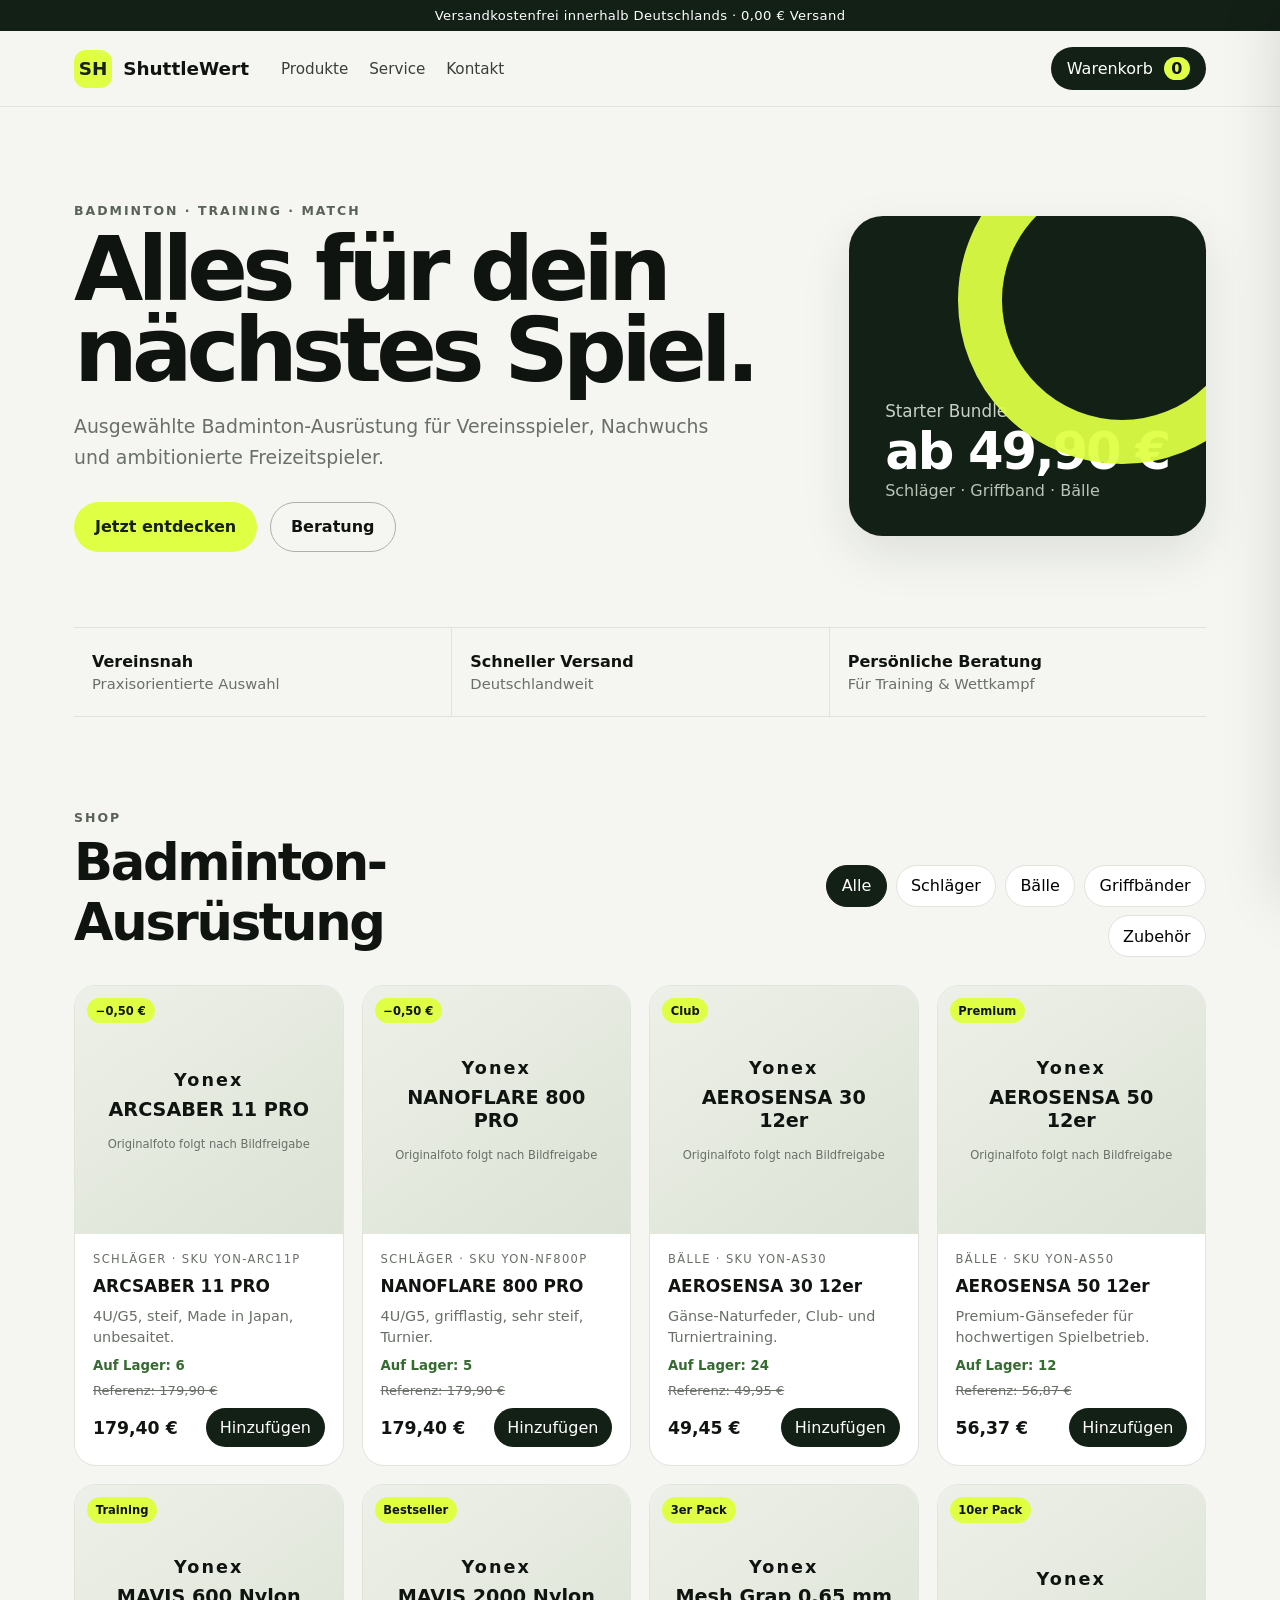
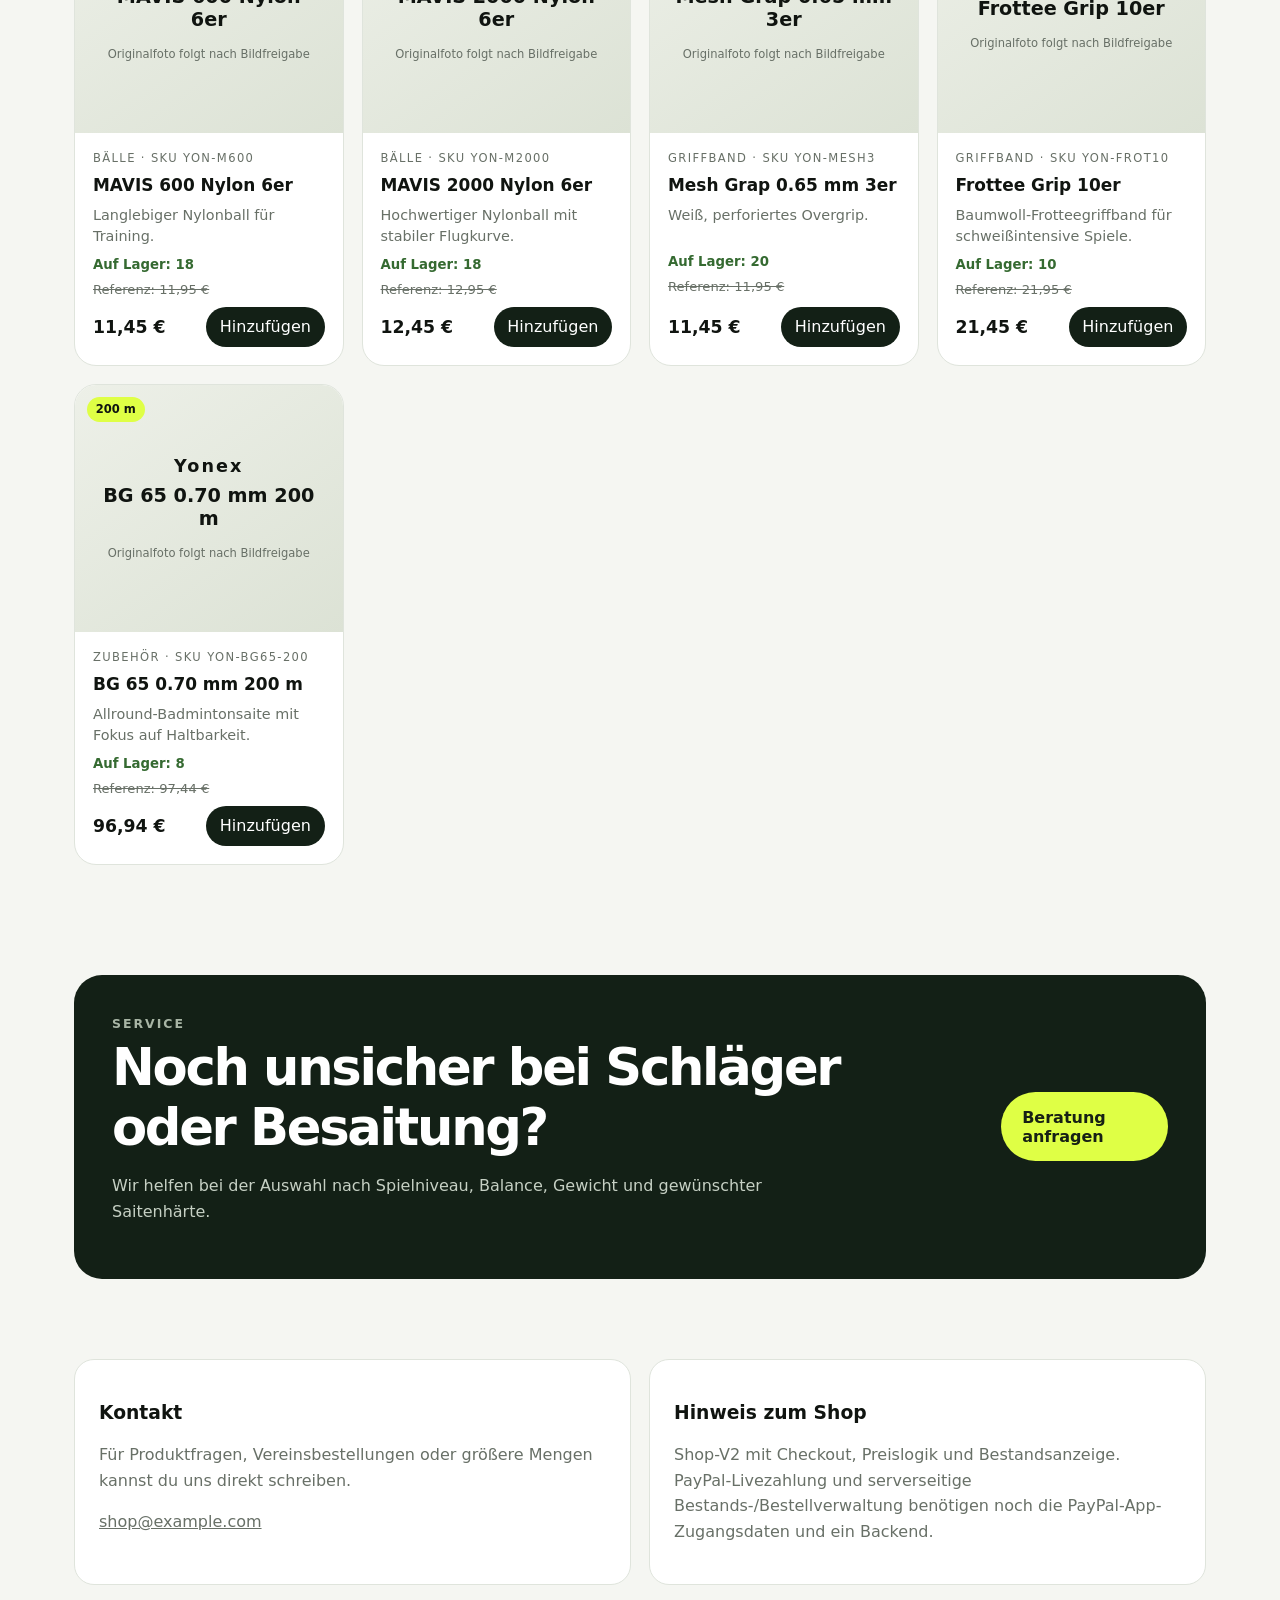
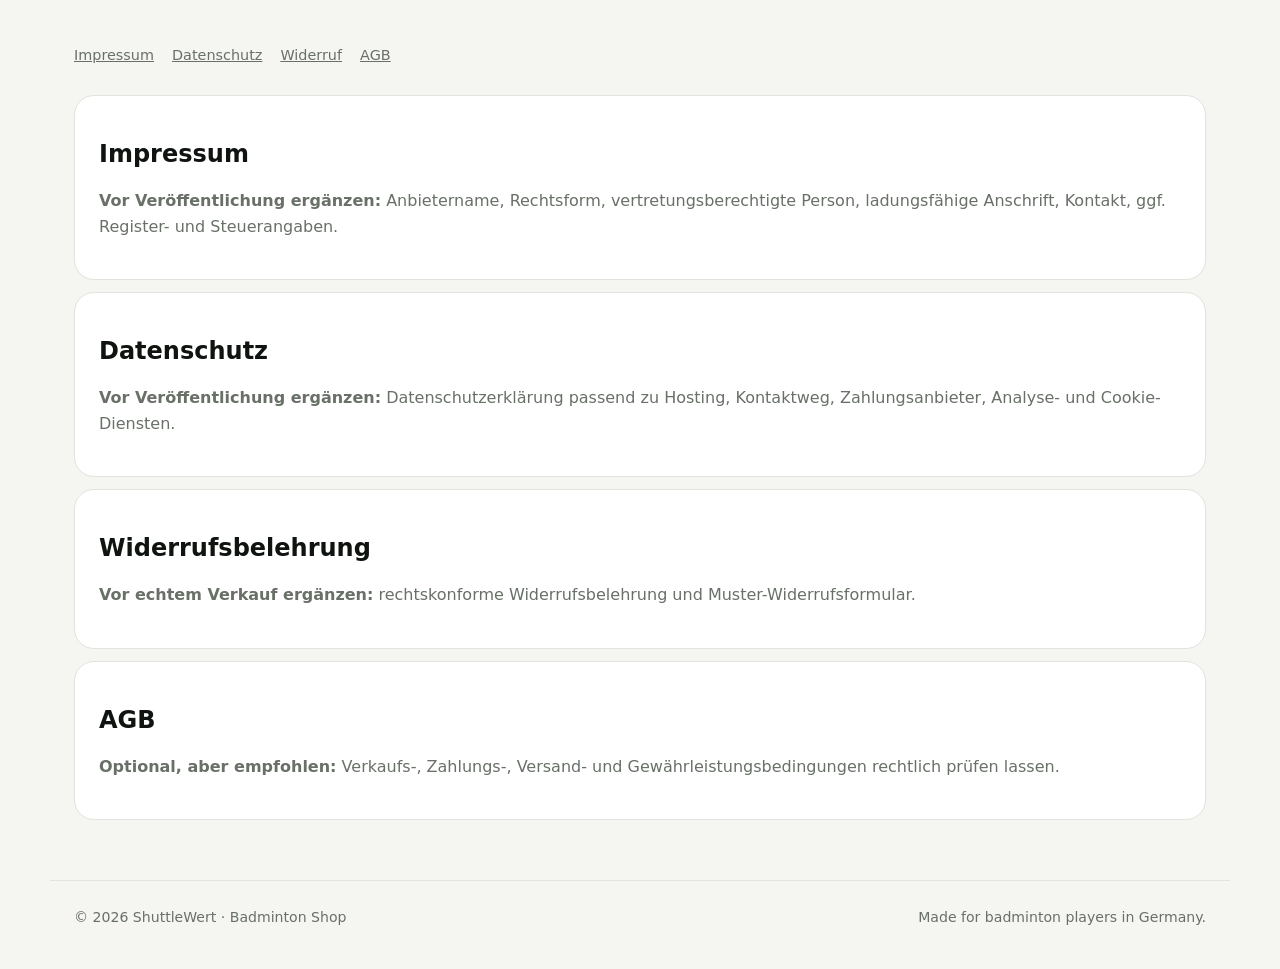
<file: index.html>
<!DOCTYPE html>
<html lang="de">
<head>
  <meta charset="UTF-8" />
  <meta name="viewport" content="width=device-width, initial-scale=1.0" />
  <meta name="description" content="Badminton-Shop für Schläger, Bälle, Griffbänder und Zubehör." />
  <title>ShuttleWert | Badminton Shop</title>
  <link rel="stylesheet" href="styles.css" />
</head>
<body>
  <header class="site-header">
    <div class="topbar">Versandkostenfrei innerhalb Deutschlands · 0,00 € Versand</div>
    <div class="nav-wrap">
      <a class="brand" href="#top" aria-label="ShuttleWert Startseite">
        <span class="brand-mark">SH</span>
        <span>ShuttleWert</span>
      </a>
      <nav aria-label="Hauptnavigation">
        <a href="#produkte">Produkte</a>
        <a href="#service">Service</a>
        <a href="#kontakt">Kontakt</a>
      </nav>
      <button id="cartButton" class="cart-button" type="button" aria-label="Warenkorb öffnen">
        Warenkorb <span id="cartCount">0</span>
      </button>
    </div>
  </header>

  <main id="top">
    <section class="hero">
      <div class="hero-copy">
        <span class="eyebrow">BADMINTON · TRAINING · MATCH</span>
        <h1>Alles für dein nächstes Spiel.</h1>
        <p>Ausgewählte Badminton-Ausrüstung für Vereinsspieler, Nachwuchs und ambitionierte Freizeitspieler.</p>
        <div class="hero-actions">
          <a class="button primary" href="#produkte">Jetzt entdecken</a>
          <a class="button secondary" href="#service">Beratung</a>
        </div>
      </div>
      <div class="hero-card">
        <div class="hero-card-label">Starter Bundle</div>
        <div class="hero-card-price">ab 49,90 €</div>
        <div class="hero-card-note">Schläger · Griffband · Bälle</div>
      </div>
    </section>

    <section class="benefits" aria-label="Vorteile">
      <div><strong>Vereinsnah</strong><span>Praxisorientierte Auswahl</span></div>
      <div><strong>Schneller Versand</strong><span>Deutschlandweit</span></div>
      <div><strong>Persönliche Beratung</strong><span>Für Training & Wettkampf</span></div>
    </section>

    <section id="produkte" class="shop-section">
      <div class="section-heading">
        <div>
          <span class="eyebrow">SHOP</span>
          <h2>Badminton-Ausrüstung</h2>
        </div>
        <div class="filters" role="group" aria-label="Produktfilter">
          <button class="filter active" data-filter="all" type="button">Alle</button>
          <button class="filter" data-filter="racket" type="button">Schläger</button>
          <button class="filter" data-filter="shuttle" type="button">Bälle</button>
          <button class="filter" data-filter="grip" type="button">Griffbänder</button>
          <button class="filter" data-filter="accessory" type="button">Zubehör</button>
        </div>
      </div>

      <div id="productGrid" class="product-grid"></div>
    </section>

    <section id="service" class="service-section">
      <div>
        <span class="eyebrow">SERVICE</span>
        <h2>Noch unsicher bei Schläger oder Besaitung?</h2>
        <p>Wir helfen bei der Auswahl nach Spielniveau, Balance, Gewicht und gewünschter Saitenhärte.</p>
      </div>
      <a class="button primary" href="mailto:ng.dd@gmx.de?subject=Badminton-Beratung">Beratung anfragen</a>
    </section>

    <section id="kontakt" class="info-section">
      <div>
        <h3>Kontakt</h3>
        <p>Für Produktfragen, Vereinsbestellungen oder größere Mengen kannst du uns direkt schreiben.</p>
        <p><a href="mailto:shop@example.com">shop@example.com</a></p>
      </div>
      <div>
        <h3>Hinweis zum Shop</h3>
        <p>Shop-V2 mit Checkout, Preislogik und Bestandsanzeige. PayPal-Livezahlung und serverseitige Bestands-/Bestellverwaltung benötigen noch die PayPal-App-Zugangsdaten und ein Backend.</p>
      </div>
    </section>

    <section class="legal-links" aria-label="Rechtliche Hinweise">
      <a href="legal.html">Impressum</a>
      <a href="legal.html#datenschutz">Datenschutz</a>
      <a href="legal.html#widerruf">Widerruf</a>
      <a href="legal.html#agb">AGB</a>
    </section>

    <section id="impressum" class="legal-section">
      <h2>Impressum</h2>
      <p><strong>Vor Veröffentlichung ergänzen:</strong> Anbietername, Rechtsform, vertretungsberechtigte Person, ladungsfähige Anschrift, Kontakt, ggf. Register- und Steuerangaben.</p>
    </section>

    <section id="datenschutz" class="legal-section">
      <h2>Datenschutz</h2>
      <p><strong>Vor Veröffentlichung ergänzen:</strong> Datenschutzerklärung passend zu Hosting, Kontaktweg, Zahlungsanbieter, Analyse- und Cookie-Diensten.</p>
    </section>

    <section id="widerruf" class="legal-section">
      <h2>Widerrufsbelehrung</h2>
      <p><strong>Vor echtem Verkauf ergänzen:</strong> rechtskonforme Widerrufsbelehrung und Muster-Widerrufsformular.</p>
    </section>

    <section id="agb" class="legal-section">
      <h2>AGB</h2>
      <p><strong>Optional, aber empfohlen:</strong> Verkaufs-, Zahlungs-, Versand- und Gewährleistungsbedingungen rechtlich prüfen lassen.</p>
    </section>
  </main>

  <aside id="cartDrawer" class="cart-drawer" aria-hidden="true">
    <div class="cart-header">
      <h2>Warenkorb</h2>
      <button id="closeCart" class="icon-button" type="button" aria-label="Warenkorb schließen">×</button>
    </div>
    <div id="cartItems" class="cart-items"></div>
    <div class="cart-footer">
      <div class="cart-total"><span>Summe</span><strong id="cartTotal">0,00 €</strong></div>
      <button id="checkoutButton" class="button primary full" type="button">Zur Kasse</button>
      <p class="small">Versandkosten in Deutschland: 0,00 €. PayPal-Checkout wird nach Hinterlegung der PayPal-App-Zugangsdaten aktiviert.</p>
    </div>
  </aside>
  <div id="overlay" class="overlay" hidden></div>

  <footer>
    <div>© 2026 ShuttleWert · Badminton Shop</div>
    <div>Made for badminton players in Germany.</div>
  </footer>

  <script src="app.js"></script>
</body>
</html>
</file>
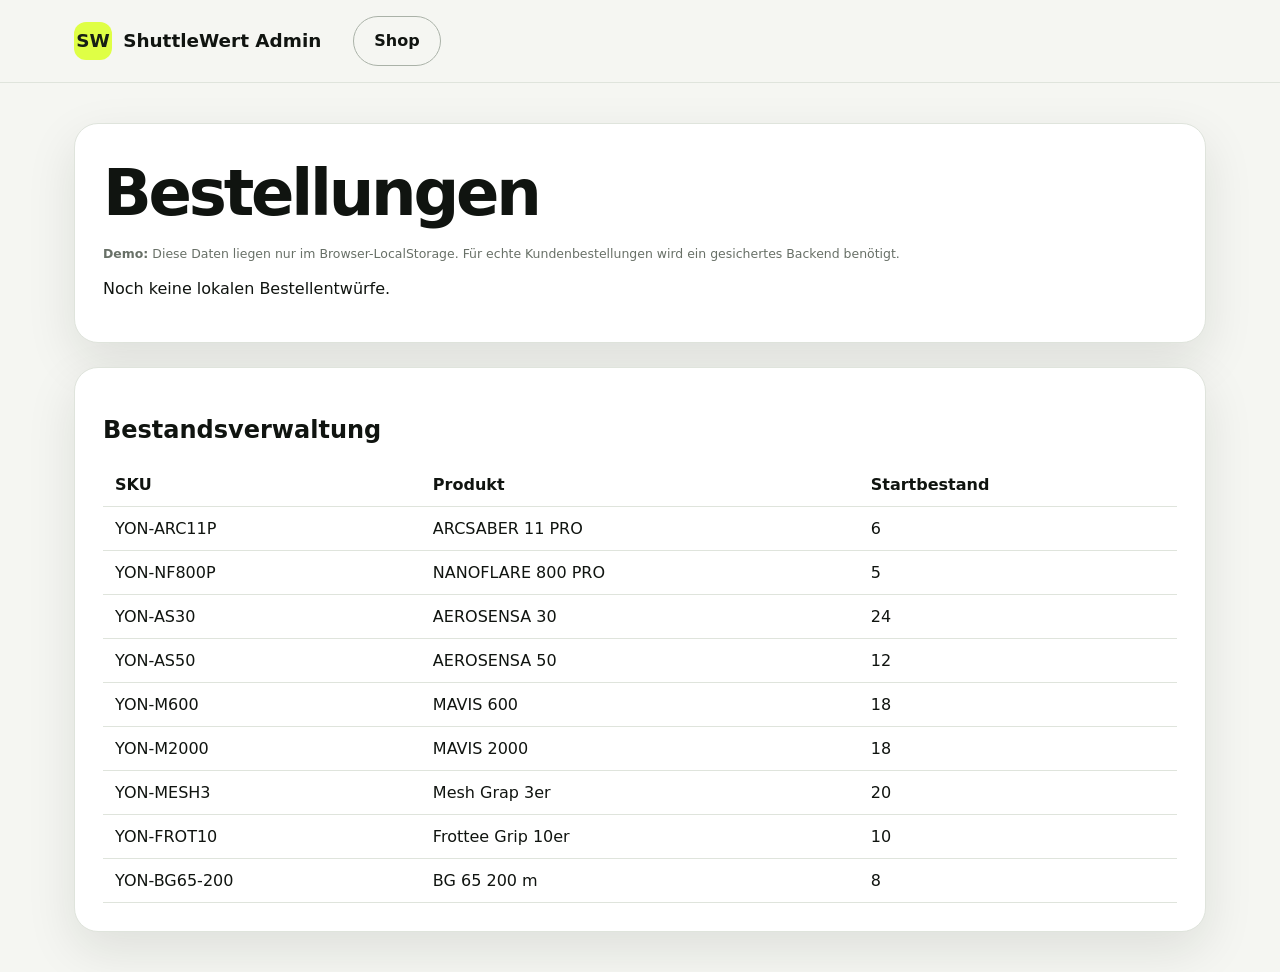
<file: admin.html>
<!DOCTYPE html>
<html lang="de">
<head>
  <meta charset="UTF-8" />
  <meta name="viewport" content="width=device-width, initial-scale=1.0" />
  <title>Admin | ShuttleWert</title>
  <link rel="stylesheet" href="styles.css" />
</head>
<body>
<header class="site-header">
  <div class="nav-wrap">
    <a class="brand" href="index.html"><span class="brand-mark">SW</span><span>ShuttleWert Admin</span></a>
    <a class="button secondary" href="index.html">Shop</a>
  </div>
</header>
<main class="admin-wrap">
  <section class="checkout-card">
    <h1 class="checkout-title">Bestellungen</h1>
    <p class="small"><strong>Demo:</strong> Diese Daten liegen nur im Browser-LocalStorage. Für echte Kundenbestellungen wird ein gesichertes Backend benötigt.</p>
    <div id="orders"></div>
  </section>
  <section class="checkout-card">
    <h2>Bestandsverwaltung</h2>
    <table class="admin-table">
      <thead><tr><th>SKU</th><th>Produkt</th><th>Startbestand</th></tr></thead>
      <tbody>
        <tr><td>YON-ARC11P</td><td>ARCSABER 11 PRO</td><td>6</td></tr>
        <tr><td>YON-NF800P</td><td>NANOFLARE 800 PRO</td><td>5</td></tr>
        <tr><td>YON-AS30</td><td>AEROSENSA 30</td><td>24</td></tr>
        <tr><td>YON-AS50</td><td>AEROSENSA 50</td><td>12</td></tr>
        <tr><td>YON-M600</td><td>MAVIS 600</td><td>18</td></tr>
        <tr><td>YON-M2000</td><td>MAVIS 2000</td><td>18</td></tr>
        <tr><td>YON-MESH3</td><td>Mesh Grap 3er</td><td>20</td></tr>
        <tr><td>YON-FROT10</td><td>Frottee Grip 10er</td><td>10</td></tr>
        <tr><td>YON-BG65-200</td><td>BG 65 200 m</td><td>8</td></tr>
      </tbody>
    </table>
  </section>
</main>
<script>
const orders=JSON.parse(localStorage.getItem("shuttlewert-orders")||"[]");
const money=n=>Number(n||0).toLocaleString("de-DE",{style:"currency",currency:"EUR"});
document.querySelector("#orders").innerHTML=orders.length?orders.map(o=>`
  <article class="order-card">
    <div><strong>${o.id}</strong><br><small>${new Date(o.createdAt).toLocaleString("de-DE")}</small></div>
    <div>${o.customer.firstName||""} ${o.customer.lastName||""}</div>
    <div><strong>${money(o.total)}</strong></div>
    <div>Status: ${o.status}</div>
  </article>`).join(""):"<p>Noch keine lokalen Bestellentwürfe.</p>";
</script>
</body>
</html>
</file>
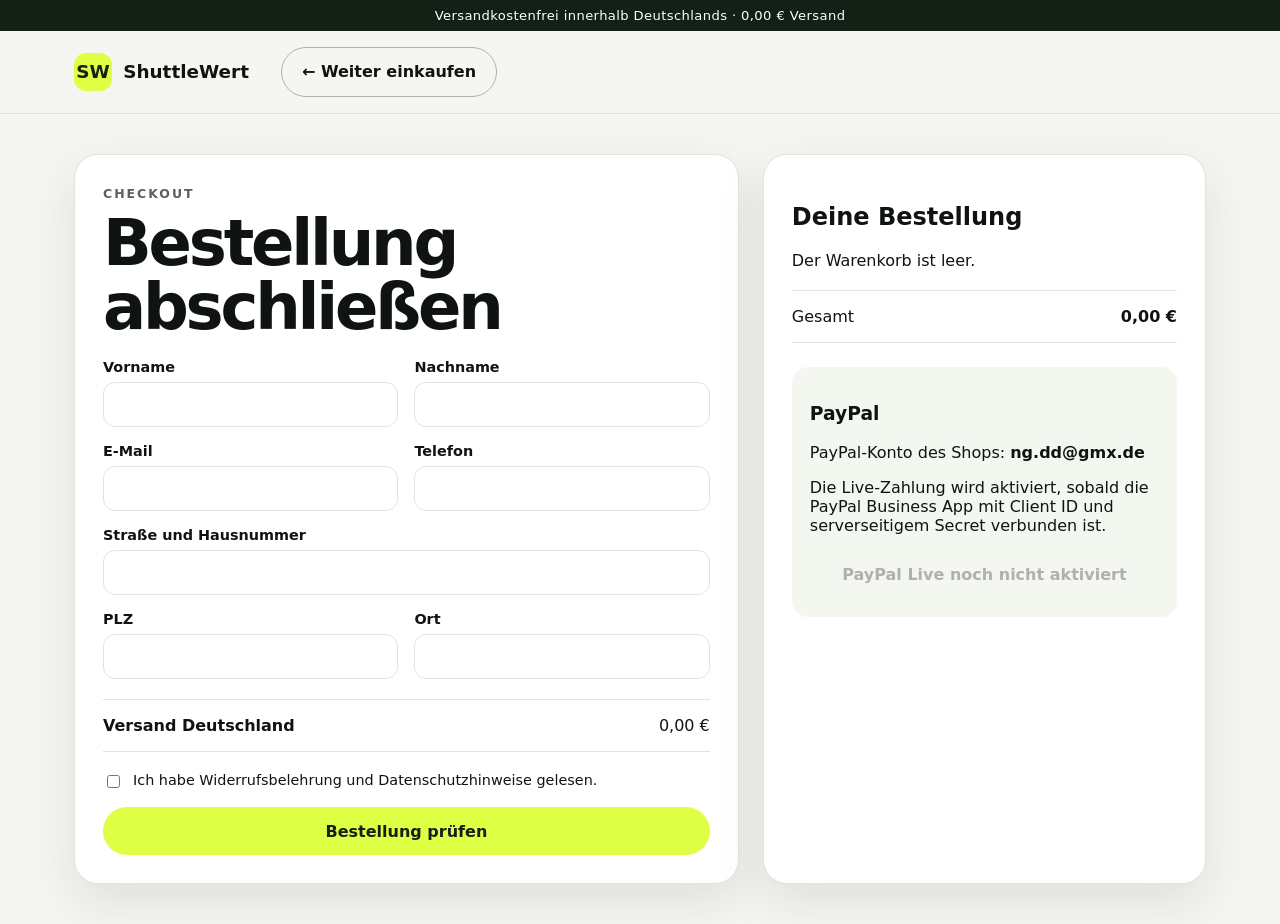
<file: checkout.html>
<!DOCTYPE html>
<html lang="de">
<head>
  <meta charset="UTF-8" />
  <meta name="viewport" content="width=device-width, initial-scale=1.0" />
  <title>Checkout | ShuttleWert</title>
  <link rel="stylesheet" href="styles.css" />
</head>
<body>
<header class="site-header">
  <div class="topbar">Versandkostenfrei innerhalb Deutschlands · 0,00 € Versand</div>
  <div class="nav-wrap">
    <a class="brand" href="index.html"><span class="brand-mark">SW</span><span>ShuttleWert</span></a>
    <a class="button secondary" href="index.html">← Weiter einkaufen</a>
  </div>
</header>
<main class="checkout-wrap">
  <section class="checkout-card">
    <span class="eyebrow">CHECKOUT</span>
    <h1 class="checkout-title">Bestellung abschließen</h1>
    <form id="checkoutForm">
      <div class="form-grid">
        <label>Vorname<input name="firstName" required></label>
        <label>Nachname<input name="lastName" required></label>
        <label>E-Mail<input name="email" type="email" required></label>
        <label>Telefon<input name="phone"></label>
        <label class="wide">Straße und Hausnummer<input name="street" required></label>
        <label>PLZ<input name="zip" required></label>
        <label>Ort<input name="city" required></label>
      </div>
      <div class="shipping-box">
        <strong>Versand Deutschland</strong>
        <span>0,00 €</span>
      </div>
      <label class="check"><input type="checkbox" required> Ich habe Widerrufsbelehrung und Datenschutzhinweise gelesen.</label>
      <button class="button primary full" type="submit">Bestellung prüfen</button>
    </form>
  </section>

  <aside class="checkout-card">
    <h2>Deine Bestellung</h2>
    <div id="checkoutItems"></div>
    <div class="checkout-total"><span>Gesamt</span><strong id="checkoutTotal">0,00 €</strong></div>
    <div class="paypal-box">
      <h3>PayPal</h3>
      <p>PayPal-Konto des Shops: <strong>ng.dd@gmx.de</strong></p>
      <p>Die Live-Zahlung wird aktiviert, sobald die PayPal Business App mit Client ID und serverseitigem Secret verbunden ist.</p>
      <button class="button secondary full" type="button" disabled>PayPal Live noch nicht aktiviert</button>
    </div>
  </aside>
</main>
<script>
const products = {
  r1:{name:"Yonex ARCSABER 11 PRO",price:179.40},
  r2:{name:"Yonex NANOFLARE 800 PRO",price:179.40},
  s1:{name:"Yonex AEROSENSA 30 12er",price:49.45},
  s2:{name:"Yonex AEROSENSA 50 12er",price:56.37},
  s3:{name:"Yonex MAVIS 600 Nylon 6er",price:11.45},
  s4:{name:"Yonex MAVIS 2000 Nylon 6er",price:12.45},
  g1:{name:"Yonex Mesh Grap 0.65 mm 3er",price:11.45},
  g2:{name:"Yonex Frottee Grip 10er",price:21.45},
  a1:{name:"Yonex BG 65 0.70 mm 200 m",price:96.94}
};
const money=n=>n.toLocaleString("de-DE",{style:"currency",currency:"EUR"});
const cart=JSON.parse(localStorage.getItem("shuttlewert-cart")||"{}");
let total=0;
document.querySelector("#checkoutItems").innerHTML=Object.entries(cart).map(([id,q])=>{
  const p=products[id]; if(!p) return "";
  total+=p.price*q;
  return `<div class="cart-item"><span>${q} × ${p.name}</span><strong>${money(p.price*q)}</strong></div>`;
}).join("") || "<p>Der Warenkorb ist leer.</p>";
document.querySelector("#checkoutTotal").textContent=money(total);

document.querySelector("#checkoutForm").addEventListener("submit",e=>{
  e.preventDefault();
  if(!Object.keys(cart).length) return alert("Der Warenkorb ist leer.");
  const form=Object.fromEntries(new FormData(e.target).entries());
  const order={
    id:"SW-"+Date.now(),
    createdAt:new Date().toISOString(),
    status:"Entwurf",
    total,
    customer:form,
    items:Object.entries(cart).map(([id,qty])=>({id,qty,name:products[id]?.name,price:products[id]?.price}))
  };
  const orders=JSON.parse(localStorage.getItem("shuttlewert-orders")||"[]");
  orders.unshift(order);
  localStorage.setItem("shuttlewert-orders",JSON.stringify(orders));
  alert("Bestellung wurde lokal als Entwurf gespeichert. Für echte Bestellungen muss als Nächstes das sichere Backend + PayPal Live aktiviert werden.");
  location.href="admin.html";
});
</script>
</body>
</html>
</file>
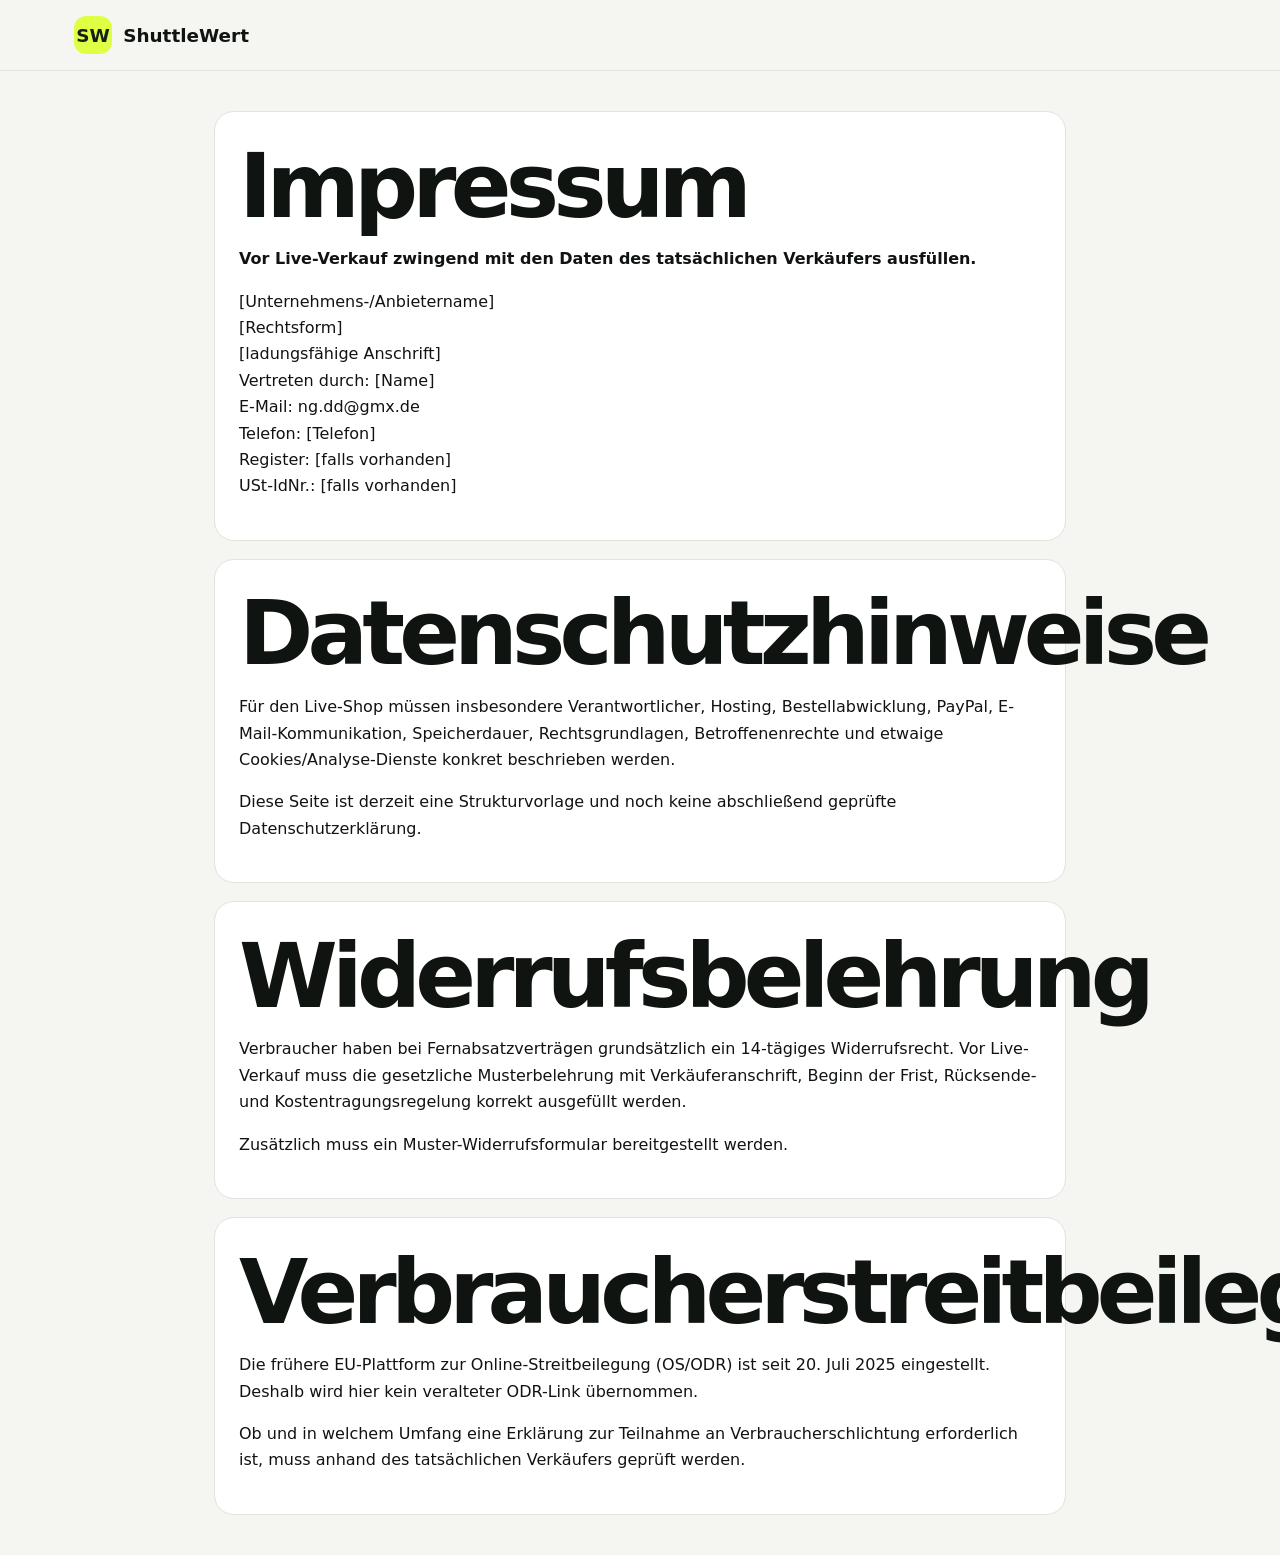
<file: legal.html>
<!DOCTYPE html>
<html lang="de">
<head>
  <meta charset="UTF-8" />
  <meta name="viewport" content="width=device-width, initial-scale=1.0" />
  <title>Rechtliches | ShuttleWert</title>
  <link rel="stylesheet" href="styles.css" />
</head>
<body>
<header class="site-header"><div class="nav-wrap"><a class="brand" href="index.html"><span class="brand-mark">SW</span><span>ShuttleWert</span></a></div></header>
<main class="legal-page">
  <section>
    <h1>Impressum</h1>
    <p><strong>Vor Live-Verkauf zwingend mit den Daten des tatsächlichen Verkäufers ausfüllen.</strong></p>
    <p>[Unternehmens-/Anbietername]<br>[Rechtsform]<br>[ladungsfähige Anschrift]<br>Vertreten durch: [Name]<br>E-Mail: ng.dd@gmx.de<br>Telefon: [Telefon]<br>Register: [falls vorhanden]<br>USt-IdNr.: [falls vorhanden]</p>
  </section>

  <section>
    <h1>Datenschutzhinweise</h1>
    <p>Für den Live-Shop müssen insbesondere Verantwortlicher, Hosting, Bestellabwicklung, PayPal, E-Mail-Kommunikation, Speicherdauer, Rechtsgrundlagen, Betroffenenrechte und etwaige Cookies/Analyse-Dienste konkret beschrieben werden.</p>
    <p>Diese Seite ist derzeit eine Strukturvorlage und noch keine abschließend geprüfte Datenschutzerklärung.</p>
  </section>

  <section>
    <h1>Widerrufsbelehrung</h1>
    <p>Verbraucher haben bei Fernabsatzverträgen grundsätzlich ein 14-tägiges Widerrufsrecht. Vor Live-Verkauf muss die gesetzliche Musterbelehrung mit Verkäuferanschrift, Beginn der Frist, Rücksende- und Kostentragungsregelung korrekt ausgefüllt werden.</p>
    <p>Zusätzlich muss ein Muster-Widerrufsformular bereitgestellt werden.</p>
  </section>

  <section>
    <h1>Verbraucherstreitbeilegung</h1>
    <p>Die frühere EU-Plattform zur Online-Streitbeilegung (OS/ODR) ist seit 20. Juli 2025 eingestellt. Deshalb wird hier kein veralteter ODR-Link übernommen.</p>
    <p>Ob und in welchem Umfang eine Erklärung zur Teilnahme an Verbraucherschlichtung erforderlich ist, muss anhand des tatsächlichen Verkäufers geprüft werden.</p>
  </section>
</main>
</body>
</html>
</file>
<file: styles.css>
:root{
  --bg:#f5f6f2;--card:#fff;--ink:#101410;--muted:#687067;--line:#dfe4dc;
  --accent:#dfff45;--accent-dark:#a8c900;--dark:#132016;--shadow:0 18px 50px rgba(23,34,24,.10)
}
*{box-sizing:border-box}
html{scroll-behavior:smooth}
body{margin:0;font-family:Inter,ui-sans-serif,system-ui,-apple-system,BlinkMacSystemFont,"Segoe UI",sans-serif;background:var(--bg);color:var(--ink)}
a{color:inherit}
button,input{font:inherit}
.site-header{position:sticky;top:0;z-index:20;background:rgba(245,246,242,.94);backdrop-filter:blur(14px);border-bottom:1px solid var(--line)}
.topbar{background:var(--dark);color:#fff;text-align:center;padding:.5rem 1rem;font-size:.82rem;letter-spacing:.03em}
.nav-wrap{max-width:1180px;margin:auto;padding:1rem 24px;display:flex;align-items:center;gap:2rem}
.brand{display:flex;align-items:center;gap:.7rem;text-decoration:none;font-weight:800;font-size:1.15rem}
.brand-mark{width:38px;height:38px;border-radius:12px;background:var(--accent);display:grid;place-items:center;color:#172015}
nav{display:flex;gap:1.3rem;margin-right:auto}
nav a{text-decoration:none;color:#394038;font-size:.95rem}
.cart-button,.filter,.icon-button{border:0;cursor:pointer}
.cart-button{background:var(--dark);color:#fff;border-radius:999px;padding:.75rem 1rem}
.cart-button span{background:var(--accent);color:#111;border-radius:999px;padding:.15rem .48rem;margin-left:.35rem;font-weight:800}
main{max-width:1180px;margin:auto;padding:0 24px}
.hero{min-height:520px;padding:70px 0 52px;display:grid;grid-template-columns:1.35fr .65fr;gap:34px;align-items:center}
.eyebrow{font-size:.78rem;font-weight:800;letter-spacing:.16em;color:#596257}
h1{font-size:clamp(3rem,7vw,6.7rem);line-height:.91;letter-spacing:-.065em;margin:.6rem 0 1.2rem;max-width:850px}
.hero-copy p{max-width:650px;font-size:1.18rem;line-height:1.65;color:var(--muted)}
.hero-actions{display:flex;gap:.8rem;margin-top:1.8rem}
.button{display:inline-flex;align-items:center;justify-content:center;text-decoration:none;border-radius:999px;padding:.9rem 1.25rem;font-weight:750;border:1px solid transparent;cursor:pointer}
.primary{background:var(--accent);color:#172015}
.primary:hover{background:#d4f43f}
.secondary{background:transparent;border-color:#aab2a8}
.hero-card{background:var(--dark);color:#fff;border-radius:34px;padding:36px;min-height:320px;display:flex;flex-direction:column;justify-content:flex-end;box-shadow:var(--shadow);position:relative;overflow:hidden}
.hero-card:before{content:"";position:absolute;width:240px;height:240px;border:44px solid var(--accent);border-radius:50%;top:-80px;right:-80px;opacity:.94}
.hero-card-label{font-size:1.05rem;color:#c8d0c6}
.hero-card-price{font-size:3.2rem;font-weight:850;letter-spacing:-.04em}
.hero-card-note{color:#bac4b7}
.benefits{display:grid;grid-template-columns:repeat(3,1fr);border-top:1px solid var(--line);border-bottom:1px solid var(--line);margin-bottom:70px}
.benefits div{padding:24px 18px;display:flex;flex-direction:column;gap:.25rem}
.benefits div+div{border-left:1px solid var(--line)}
.benefits span{color:var(--muted);font-size:.92rem}
.shop-section{padding:20px 0 80px}
.section-heading{display:flex;justify-content:space-between;align-items:flex-end;gap:24px;margin-bottom:28px}
.section-heading h2,.service-section h2{font-size:clamp(2rem,4vw,3.7rem);margin:.35rem 0;letter-spacing:-.045em}
.filters{display:flex;gap:.55rem;flex-wrap:wrap;justify-content:flex-end}
.filter{background:#fff;border:1px solid var(--line);padding:.65rem .9rem;border-radius:999px}
.filter.active{background:var(--dark);color:#fff;border-color:var(--dark)}
.product-grid{display:grid;grid-template-columns:repeat(4,1fr);gap:18px}
.product-card{background:var(--card);border:1px solid var(--line);border-radius:22px;overflow:hidden;display:flex;flex-direction:column}
.product-visual{aspect-ratio:1.08;background:linear-gradient(145deg,#edf0e8,#dce2d5);display:grid;place-items:center;font-size:4rem;position:relative}
.product-badge{position:absolute;top:12px;left:12px;background:var(--accent);padding:.35rem .55rem;border-radius:999px;font-size:.72rem;font-weight:800}
.product-body{padding:18px;display:flex;flex-direction:column;gap:10px;flex:1}
.product-category{font-size:.72rem;text-transform:uppercase;letter-spacing:.12em;color:var(--muted)}
.product-title{font-weight:800;font-size:1.06rem}
.product-desc{font-size:.9rem;color:var(--muted);line-height:1.45;min-height:2.7em}
.product-bottom{margin-top:auto;display:flex;align-items:center;justify-content:space-between;gap:10px}
.price{font-weight:850;font-size:1.08rem}
.add-button{border:0;background:var(--dark);color:white;border-radius:999px;padding:.65rem .85rem;cursor:pointer}
.service-section{margin:30px 0 80px;background:var(--dark);color:white;border-radius:28px;padding:38px;display:flex;align-items:center;justify-content:space-between;gap:28px}
.service-section p{color:#c6d0c4;max-width:700px;line-height:1.6}
.service-section .eyebrow{color:#a8b5a5}
.info-section{display:grid;grid-template-columns:1fr 1fr;gap:18px;margin-bottom:42px}
.info-section>div,.legal-section{background:#fff;border:1px solid var(--line);border-radius:20px;padding:24px}
.info-section p,.legal-section p{color:var(--muted);line-height:1.6}
.legal-links{display:flex;gap:18px;flex-wrap:wrap;padding:20px 0}
.legal-links a{font-size:.9rem;color:var(--muted)}
.legal-section{margin:12px 0}
.cart-drawer{position:fixed;right:0;top:0;height:100vh;width:min(430px,92vw);background:#fff;z-index:50;transform:translateX(105%);transition:.25s ease;display:flex;flex-direction:column;box-shadow:-20px 0 60px rgba(0,0,0,.14)}
.cart-drawer.open{transform:none}
.cart-header{display:flex;justify-content:space-between;align-items:center;padding:22px;border-bottom:1px solid var(--line)}
.icon-button{width:38px;height:38px;border-radius:50%;font-size:1.5rem;background:#eff1ec}
.cart-items{padding:18px;overflow:auto;flex:1}
.cart-item{display:grid;grid-template-columns:1fr auto;gap:8px;padding:14px 0;border-bottom:1px solid var(--line)}
.cart-item small{color:var(--muted)}
.qty-row{display:flex;gap:.45rem;align-items:center;margin-top:.4rem}
.qty-row button{border:1px solid var(--line);background:white;border-radius:8px;width:28px;height:28px}
.cart-footer{padding:20px;border-top:1px solid var(--line)}
.cart-total{display:flex;justify-content:space-between;margin-bottom:16px}
.full{width:100%;border:0}
.small{font-size:.78rem;color:var(--muted);line-height:1.45}
.overlay{position:fixed;inset:0;background:rgba(10,15,10,.38);z-index:40}
footer{max-width:1180px;margin:60px auto 0;padding:28px 24px 44px;border-top:1px solid var(--line);display:flex;justify-content:space-between;gap:20px;color:var(--muted);font-size:.88rem}
@media(max-width:900px){
  nav{display:none}.hero{grid-template-columns:1fr}.hero-card{min-height:230px}.product-grid{grid-template-columns:repeat(2,1fr)}
  .section-heading,.service-section{align-items:flex-start;flex-direction:column}.filters{justify-content:flex-start}
}
@media(max-width:580px){
  .nav-wrap{padding:12px 16px}.hero{padding-top:45px}.product-grid{grid-template-columns:1fr}.benefits{grid-template-columns:1fr}
  .benefits div+div{border-left:0;border-top:1px solid var(--line)}.info-section{grid-template-columns:1fr}footer{flex-direction:column}
}

.product-visual-real{padding:24px;text-align:center;display:flex;flex-direction:column;justify-content:center;gap:8px}
.visual-brand{font-weight:900;font-size:1.1rem;letter-spacing:.12em}
.visual-model{font-weight:800;font-size:1.2rem;max-width:220px}
.visual-note{font-size:.72rem;color:var(--muted);margin-top:8px}
.stock{font-size:.83rem;font-weight:700;color:#356a31}.stock.low{color:#a45f00}
.compare-price{font-size:.82rem;color:var(--muted);text-decoration:line-through}
.checkout-wrap,.admin-wrap{max-width:1180px;margin:40px auto;padding:0 24px;display:grid;grid-template-columns:1.2fr .8fr;gap:24px}
.checkout-card{background:#fff;border:1px solid var(--line);border-radius:24px;padding:28px;box-shadow:var(--shadow)}
.checkout-title{font-size:clamp(2.2rem,5vw,4rem);line-height:1;letter-spacing:-.05em}
.form-grid{display:grid;grid-template-columns:1fr 1fr;gap:16px}.form-grid .wide{grid-column:1/-1}
.form-grid label{display:flex;flex-direction:column;gap:7px;font-size:.9rem;font-weight:700}
.form-grid input{padding:.85rem;border:1px solid var(--line);border-radius:12px}
.shipping-box,.checkout-total{display:flex;justify-content:space-between;padding:16px 0;border-top:1px solid var(--line);border-bottom:1px solid var(--line);margin:20px 0}
.check{display:flex;gap:10px;align-items:flex-start;margin:16px 0;font-size:.9rem}
.paypal-box{margin-top:24px;background:#f4f6f0;border-radius:16px;padding:18px}
.admin-wrap{grid-template-columns:1fr}.admin-table{width:100%;border-collapse:collapse}.admin-table th,.admin-table td{padding:12px;border-bottom:1px solid var(--line);text-align:left}
.order-card{display:grid;grid-template-columns:1.2fr 1fr .7fr .7fr;gap:12px;padding:14px 0;border-bottom:1px solid var(--line)}
.legal-page{max-width:900px;margin:40px auto;padding:0 24px}.legal-page section{background:#fff;border:1px solid var(--line);border-radius:20px;padding:24px;margin-bottom:18px;line-height:1.65}
@media(max-width:760px){.checkout-wrap{grid-template-columns:1fr}.form-grid{grid-template-columns:1fr}.form-grid .wide{grid-column:auto}.order-card{grid-template-columns:1fr}}
</file>
